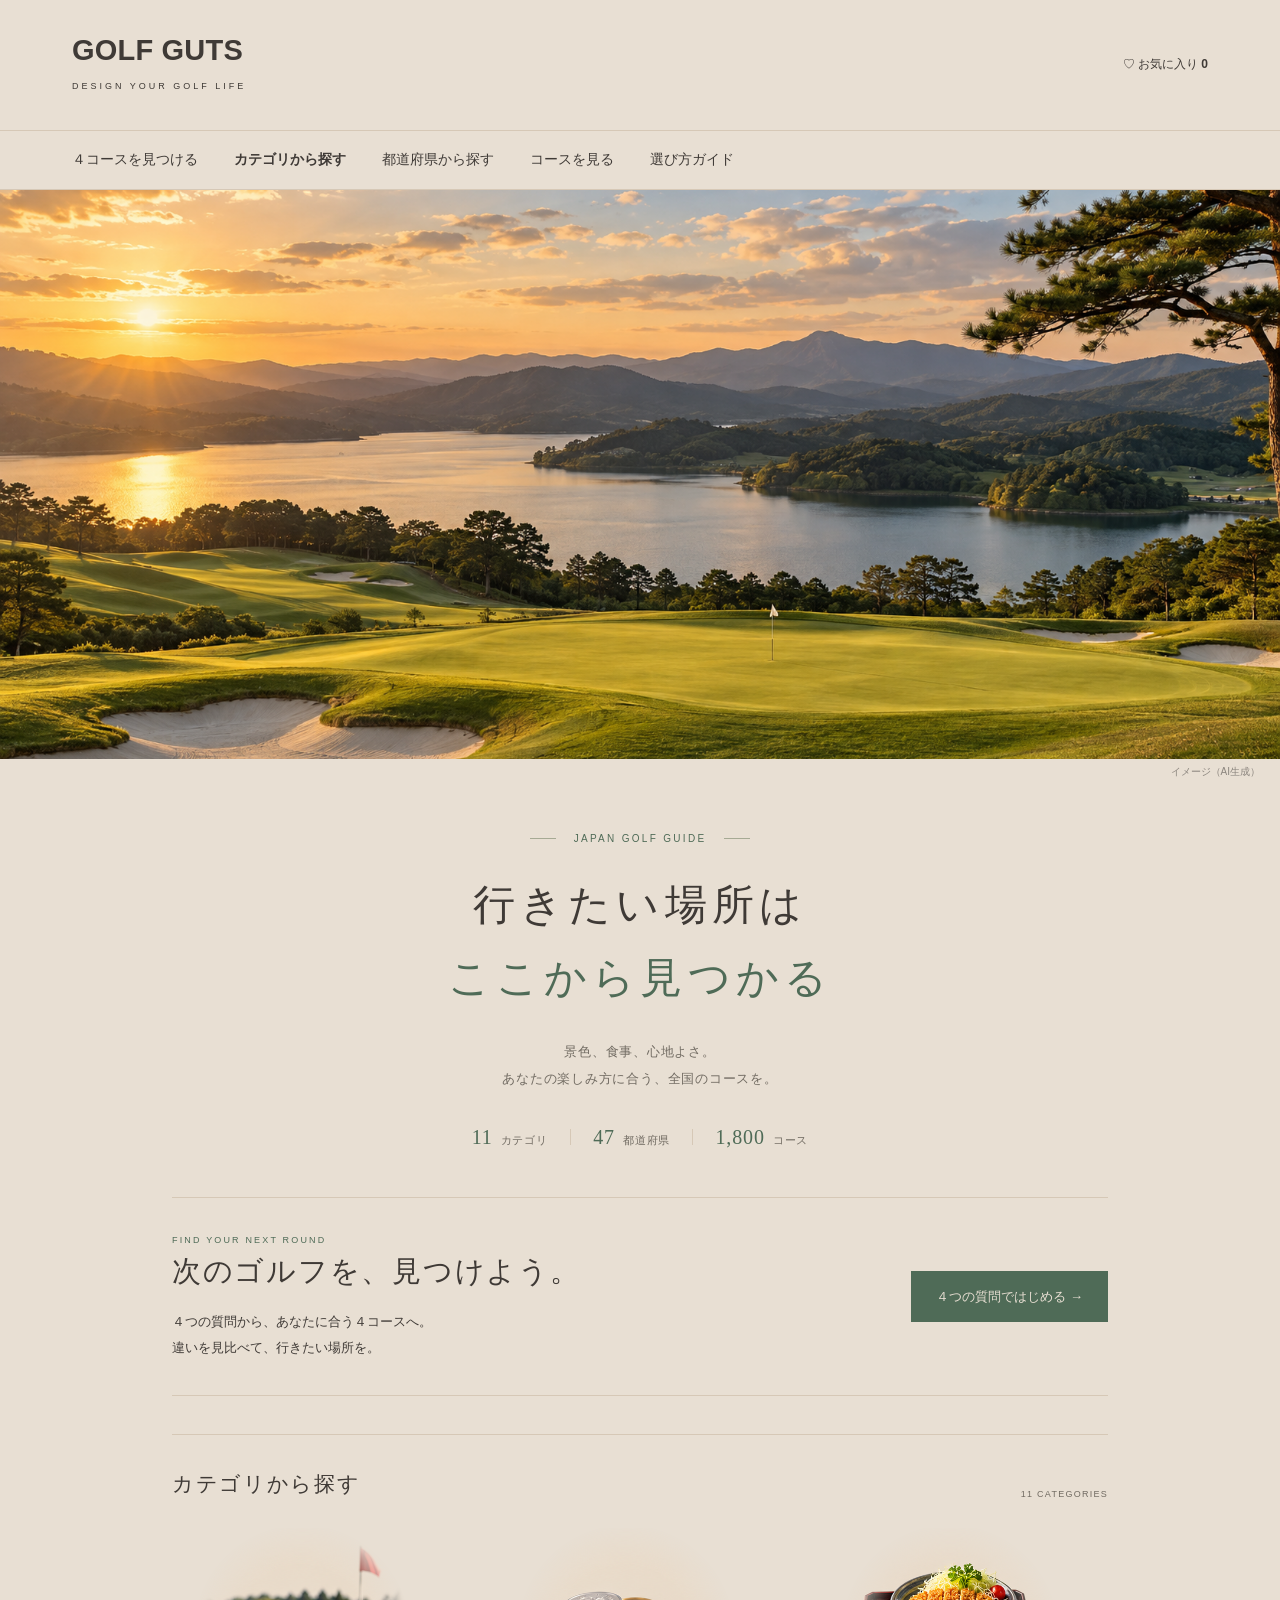
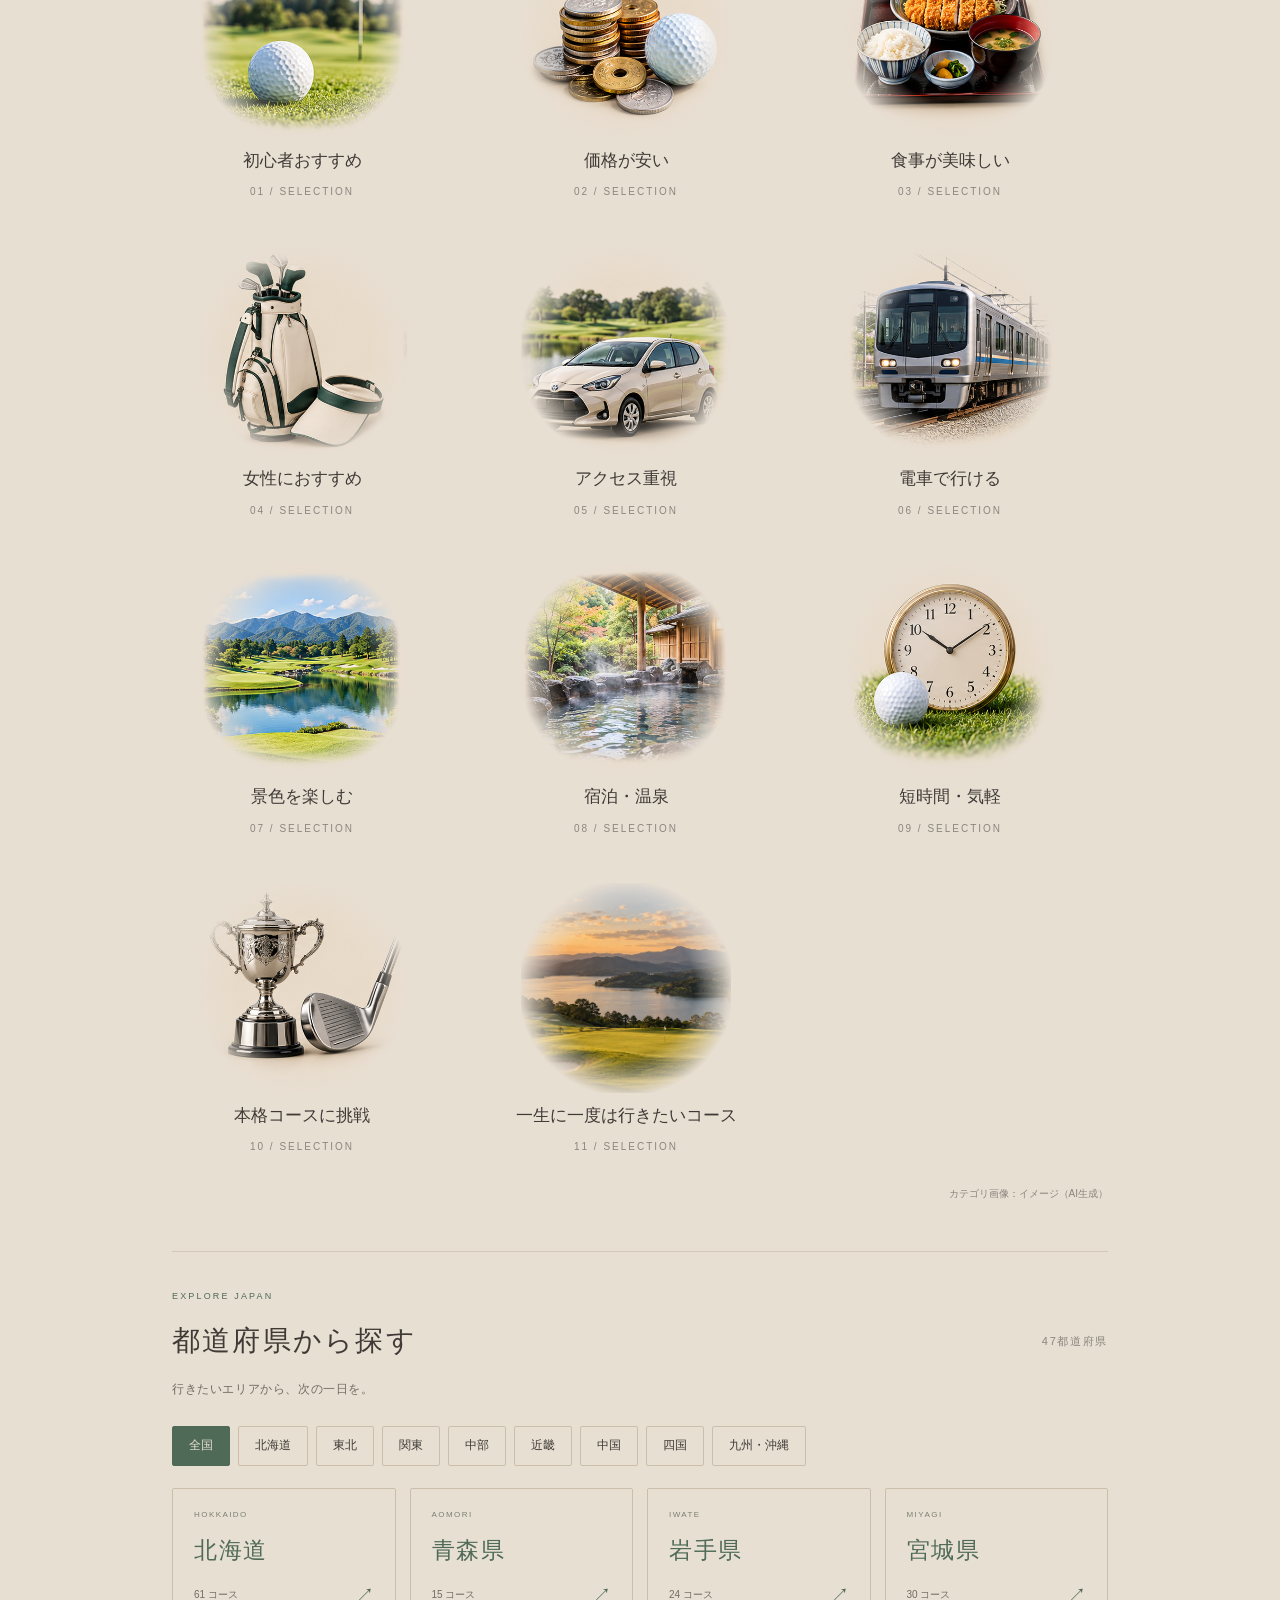
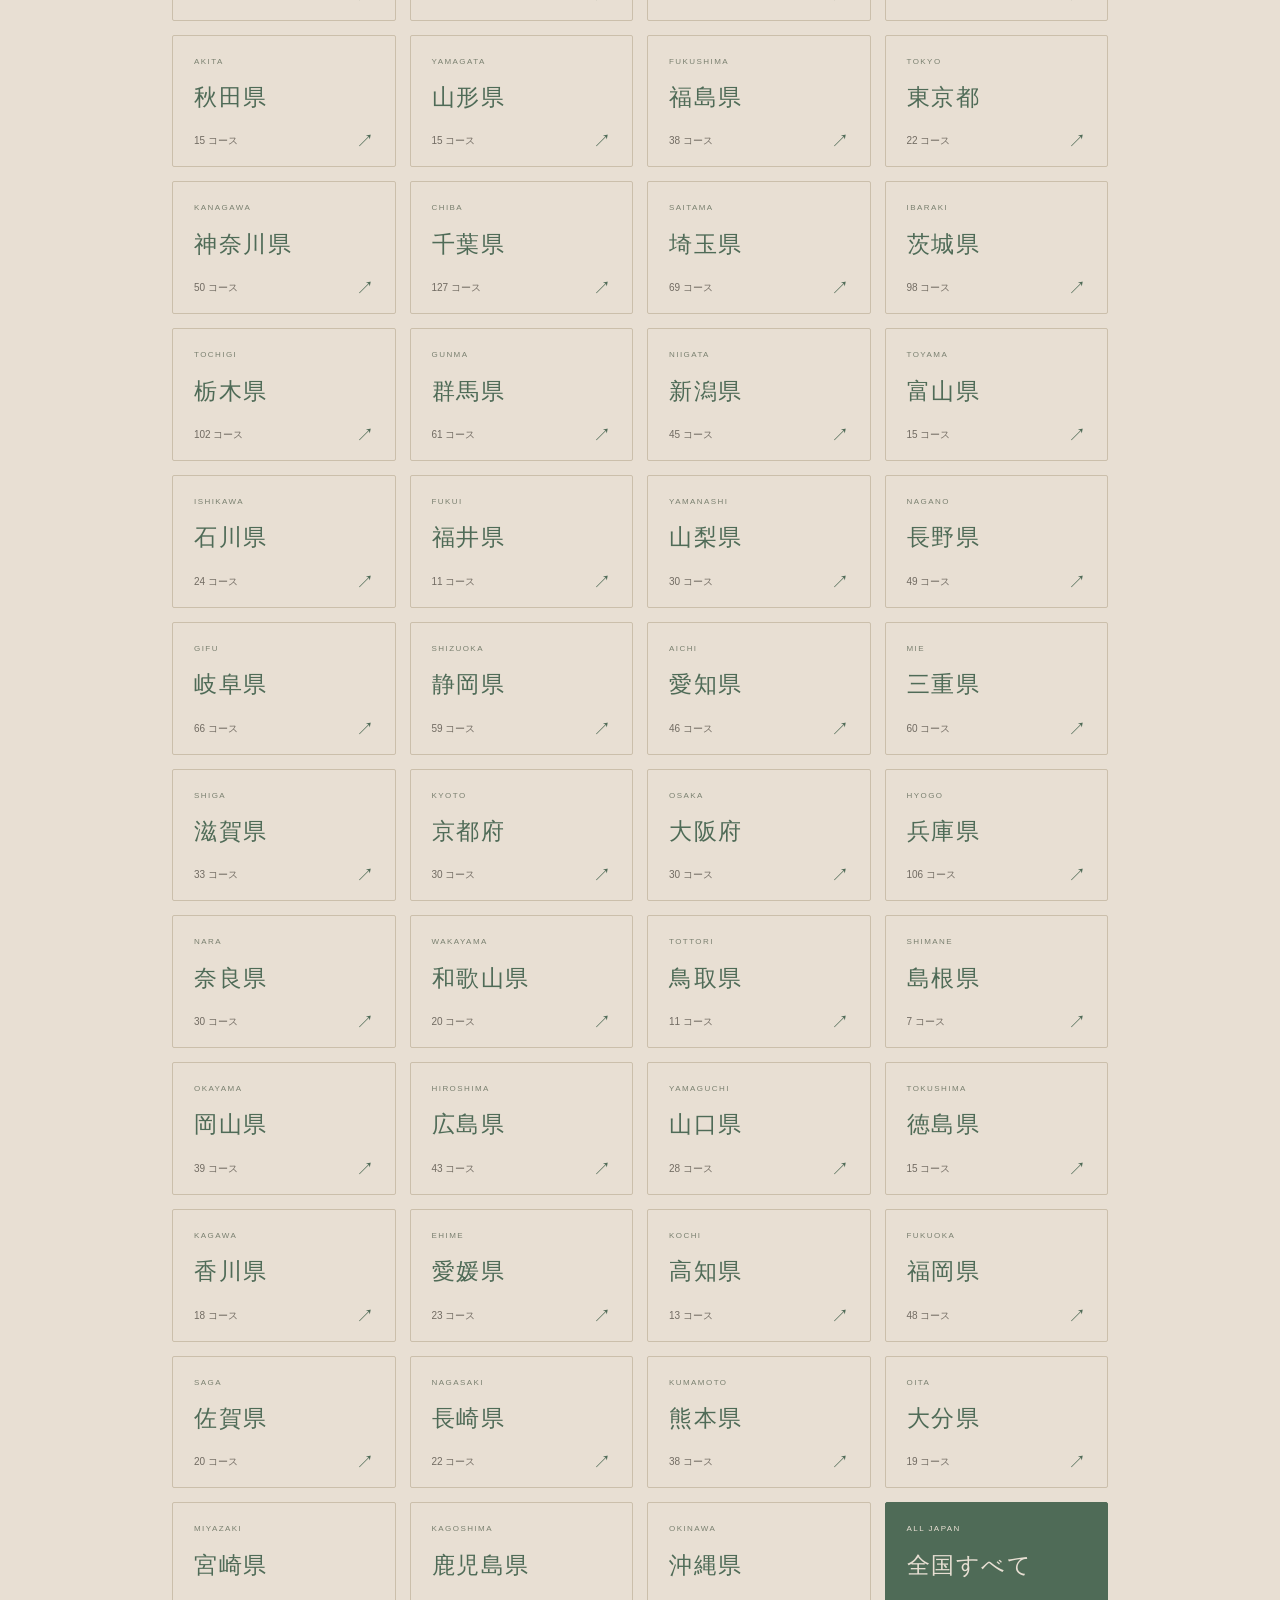
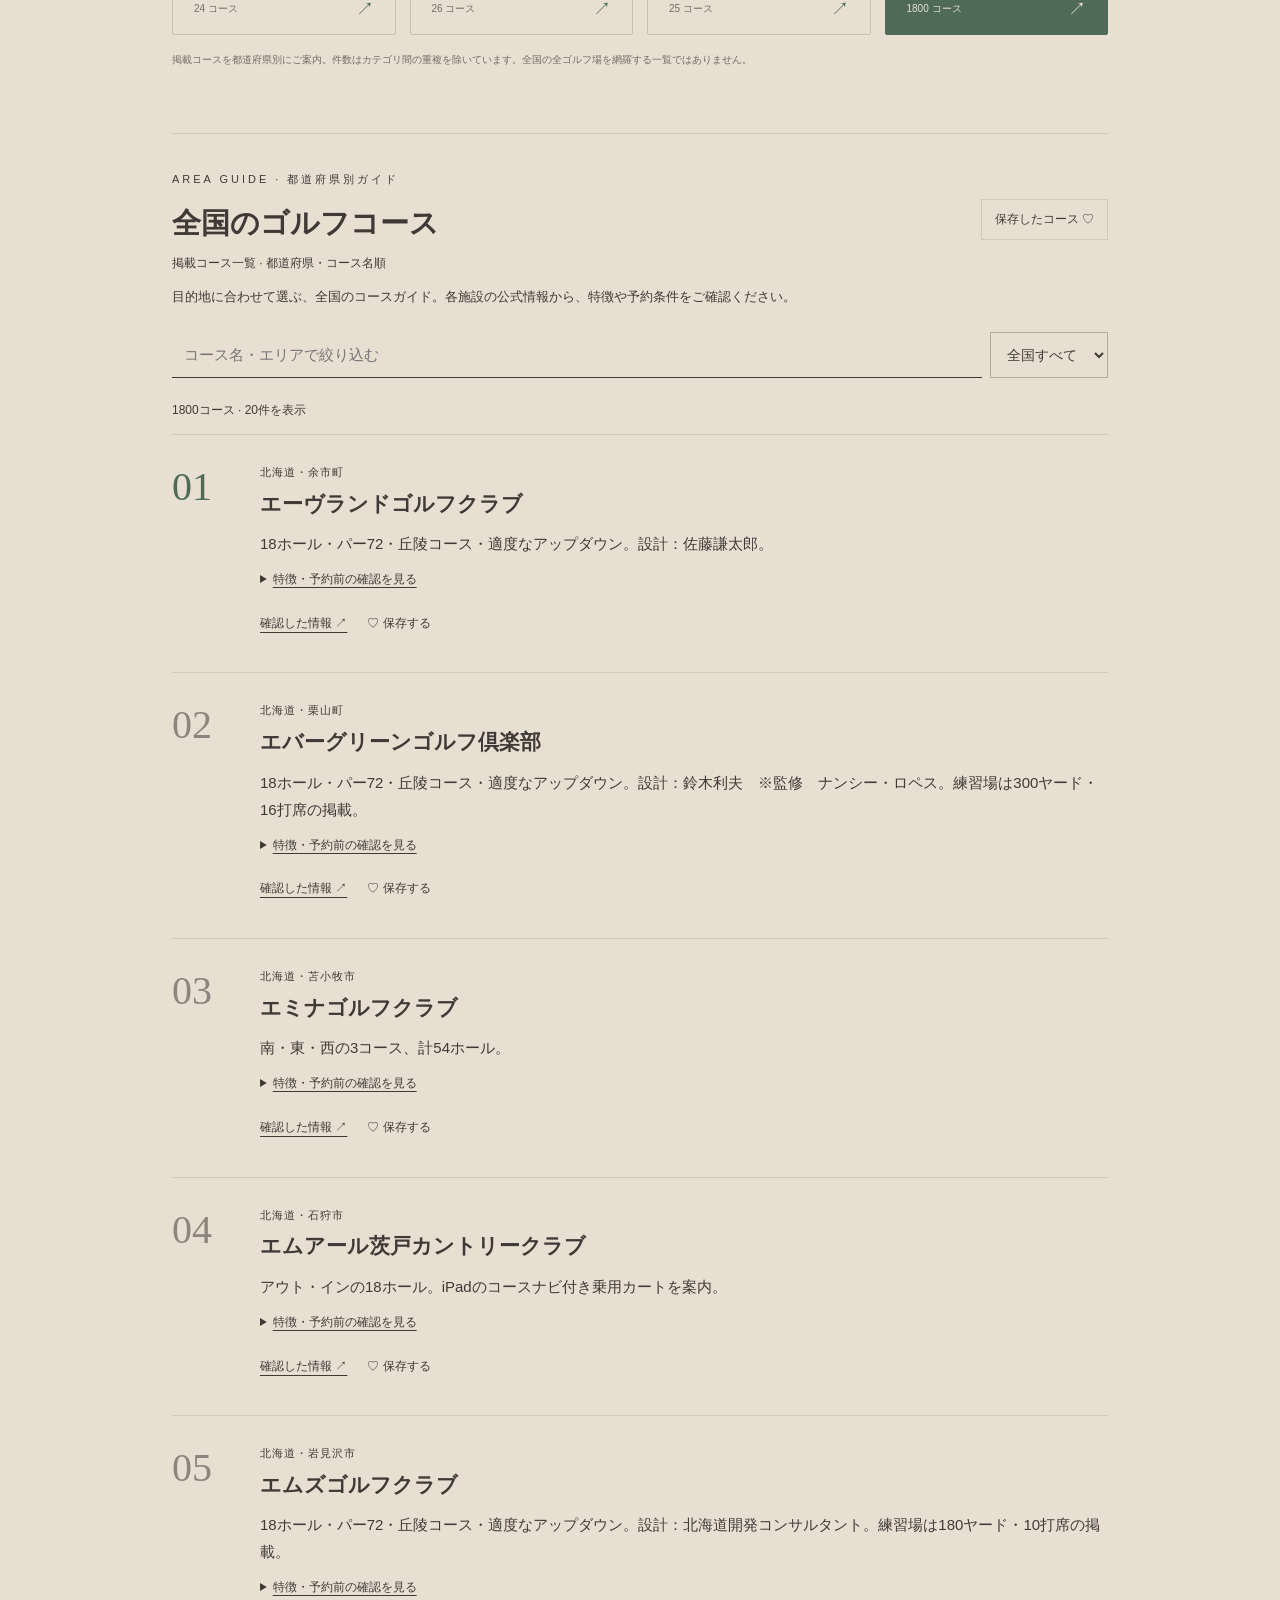
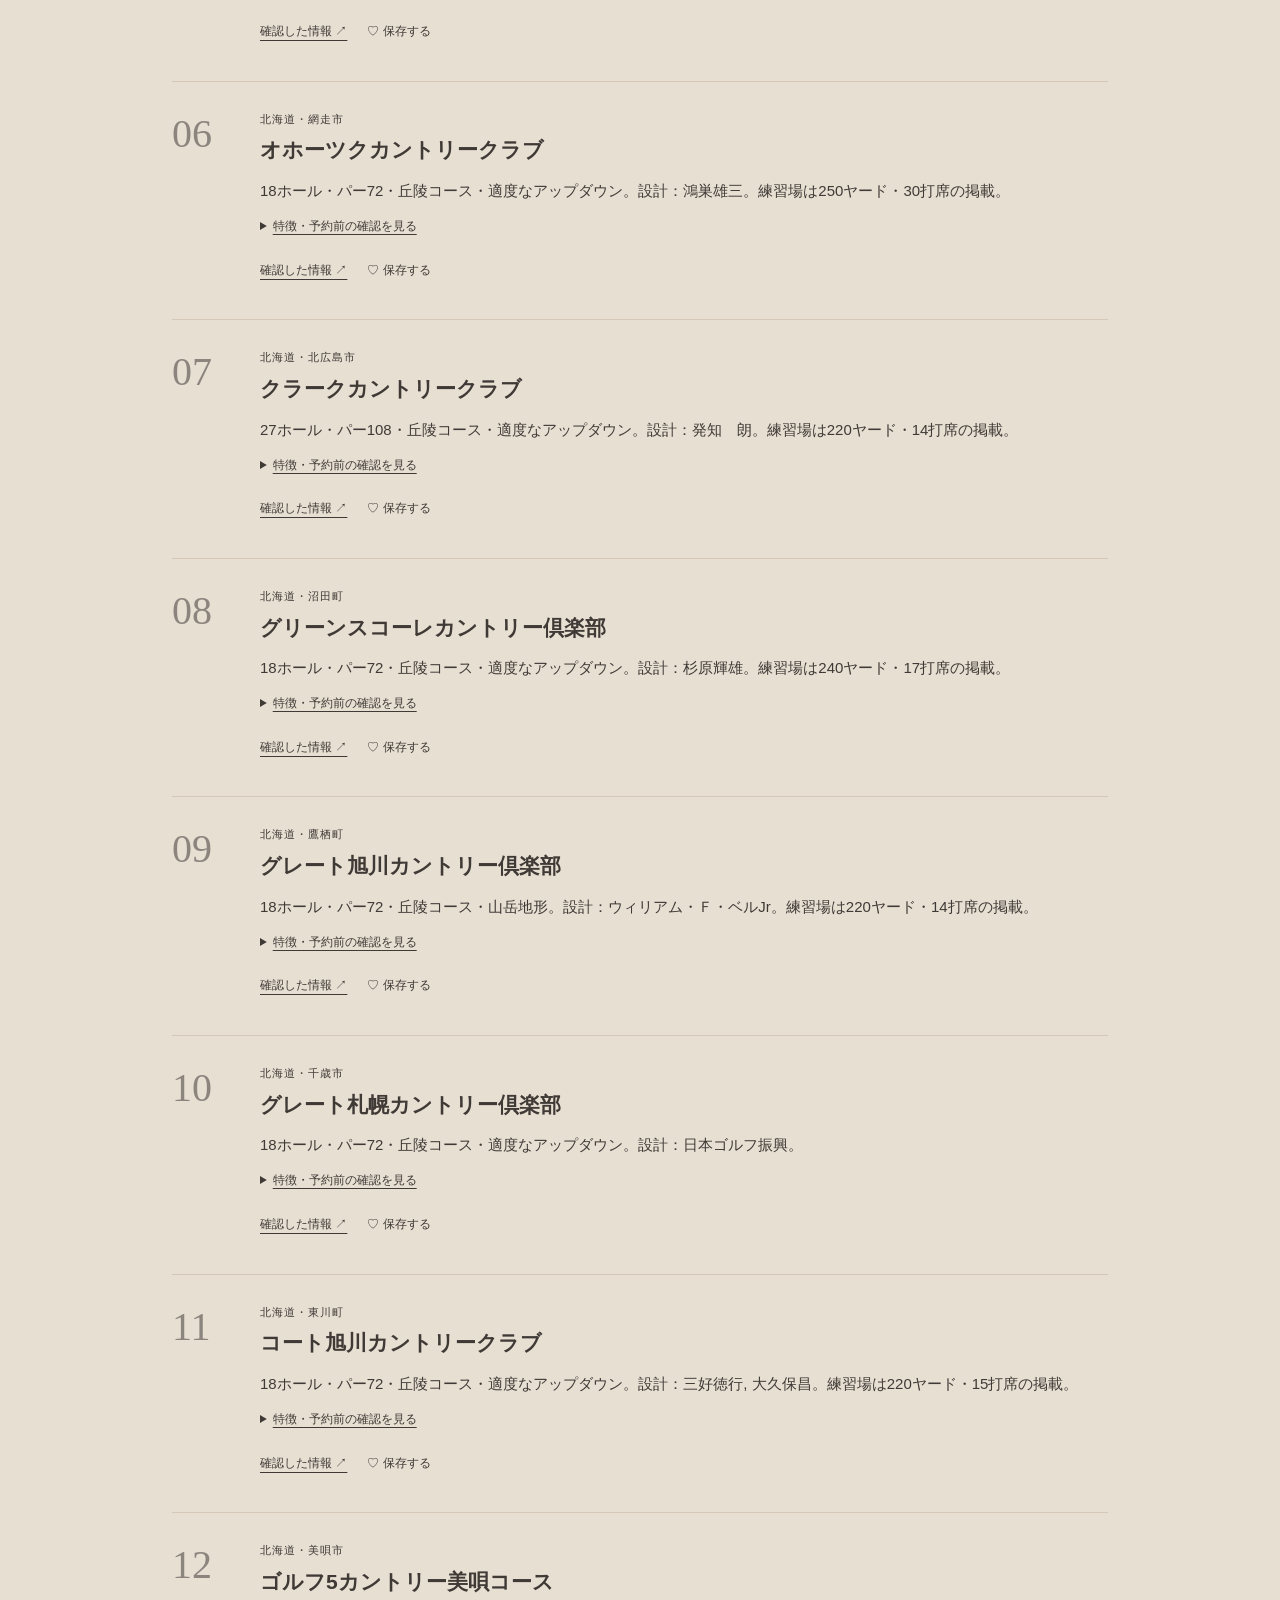
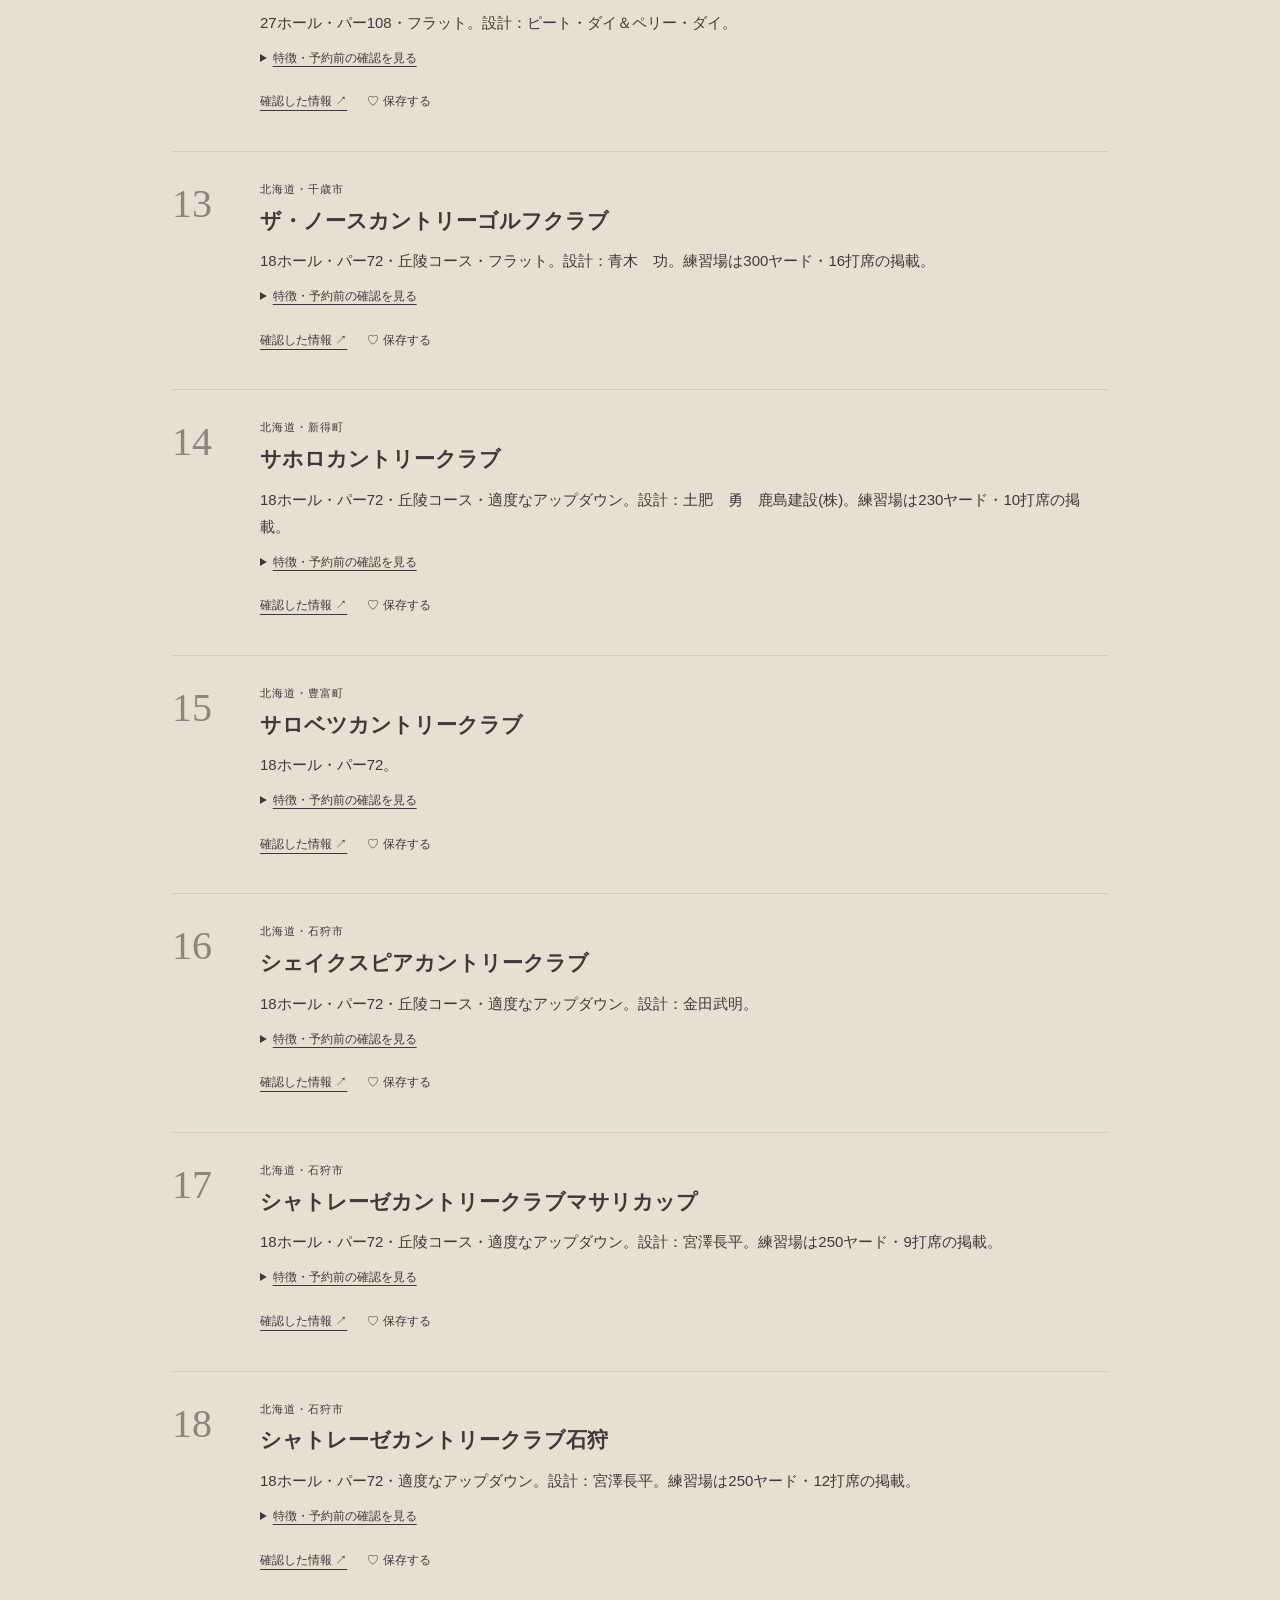
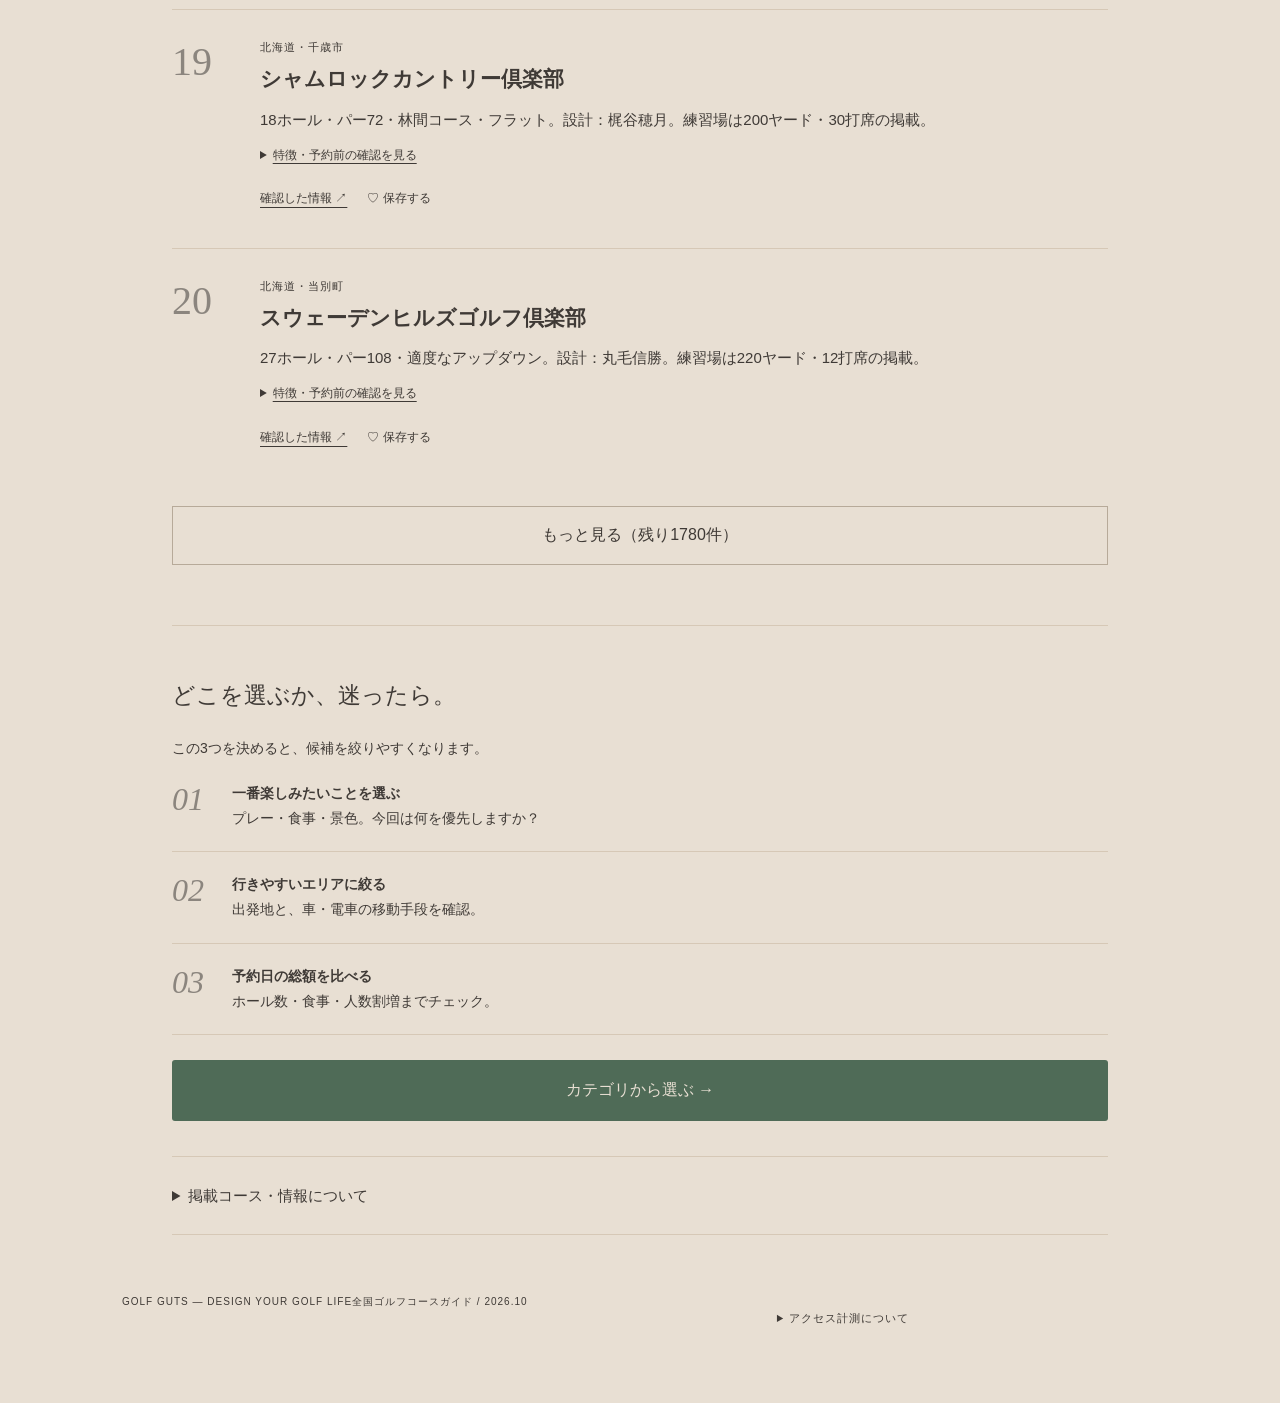
<file: index.html>
<!doctype html><html lang="ja"><head><meta charset="UTF-8"><meta name="viewport" content="width=device-width,initial-scale=1"><title>全国のゴルフコースガイド | GOLF GUTS</title><meta name="description" content="初心者、価格、食事、アクセス。11の目的から選ぶ全国のゴルフコース。GOLF GUTS ベージュスタイルのコースガイド。"><style>
:root{--bg:#E8DFD3;--sand:#D6C8B6;--ink:#3F3A36;--muted:#8B857E;--green:#4F6B57}*{box-sizing:border-box}body{margin:0;background:var(--bg);color:var(--ink);font-family:-apple-system,BlinkMacSystemFont,'Noto Sans JP',sans-serif;line-height:1.8}button,input,select{font:inherit;color:inherit}a{color:inherit}button,a,input,select{touch-action:manipulation}button{cursor:pointer}header{max-width:1240px;margin:auto;padding:24px 32px;display:flex;align-items:center;justify-content:space-between;border-bottom:1px solid var(--sand)}.logo{font-size:24px;letter-spacing:3px;font-weight:650;text-decoration:none}.edition{font-size:11px;letter-spacing:2px}.hero{max-width:1240px;margin:40px auto 0;display:grid;grid-template-columns:42% 58%;align-items:center;padding:0 32px}.eyebrow{font-size:11px;letter-spacing:3px}.hero h1{font-family:'Yu Mincho','Hiragino Mincho ProN',serif;font-size:clamp(30px,3.4vw,46px);line-height:1.6;letter-spacing:.07em;font-weight:500;margin:18px 0}.hero p{font-size:14px}.hero figure{margin:0}.hero img{width:100%;height:350px;object-fit:cover;mask-image:linear-gradient(to right,transparent,black 15%,black 95%,transparent)}figcaption{font-size:10px;text-align:right;color:var(--muted)}.intro-stats{display:flex;gap:28px;margin-top:30px;font-size:11px}.intro-stats b{font:30px Georgia,serif;display:block}.wrap{max-width:1100px;margin:auto;padding:0 32px}.section-title{display:flex;align-items:end;justify-content:space-between;margin:56px 0 24px}.section-title h2{font-size:23px;letter-spacing:.08em;margin:0;font-weight:500}.small{font-size:12px}.category-grid{display:grid;grid-template-columns:repeat(5,1fr);gap:0;border-top:1px solid var(--sand);border-left:1px solid var(--sand)}.cat{border:0;border-bottom:1px solid var(--sand);border-right:1px solid var(--sand);padding:20px 8px 16px;background:transparent;text-align:center;position:relative;min-height:125px}.cat svg{display:block;width:38px;height:38px;margin:0 auto 10px;stroke:currentColor;fill:none;stroke-width:1.2}.cat span{display:block;font-size:13px}.cat small{font-size:9px;letter-spacing:2px;color:var(--muted)}.cat[aria-pressed=true]{color:var(--green);background:rgba(79,107,87,.065);box-shadow:inset 0 -3px var(--green)}.cat:hover{background:rgba(214,200,182,.45)}.rank-header{margin-top:52px;border-top:1px solid var(--sand);padding-top:30px;display:flex;gap:24px;justify-content:space-between;align-items:center}.rank-header h2{font-family:'Yu Mincho',serif;font-size:29px;font-weight:500;margin:4px 0}.rank-header p{margin:0;font-size:12px}.controls{display:flex;gap:8px;flex-wrap:wrap;margin:22px 0}input,select{background:transparent;border:1px solid #b7aa99;padding:9px 12px;border-radius:0;font-size:13px}input{flex:1;min-width:170px}select{max-width:140px}.criteria{font-size:12px;max-width:780px;margin:10px 0 24px}.entry{display:grid;grid-template-columns:68px 1fr;gap:20px;padding:28px 0;border-top:1px solid var(--sand)}.rank{font:40px Georgia,serif;color:var(--muted)}.entry:first-child .rank{color:var(--green)}.place{font-size:11px;letter-spacing:1px}.entry h3{font-size:21px;font-weight:500;margin:4px 0 10px;line-height:1.6}.reason{font-size:15px;margin:0 0 8px}.feature{font-size:13px;margin:0}.note{font-size:12px;margin:12px 0}.links{display:flex;gap:20px;font-size:12px;align-items:center}.links a{text-underline-offset:5px}.save{border:0;background:transparent;padding:10px 0;font-size:12px}.save[aria-pressed=true]{color:var(--green)}.badge{font-size:10px;border:1px solid var(--sand);padding:3px 8px;margin-left:8px;white-space:nowrap}.notice{margin:50px 0 28px;padding:25px 0;border-top:1px solid var(--sand);border-bottom:1px solid var(--sand);font-size:12px}.notice summary{font-size:15px;cursor:pointer}.notice p{max-width:850px}footer{max-width:1100px;margin:30px auto;padding:28px 32px;display:flex;justify-content:space-between;font-size:10px;letter-spacing:1px}.empty{padding:40px 0;font-size:14px}.saved-toggle{border:1px solid var(--sand);background:transparent;font-size:12px;padding:9px 13px;white-space:nowrap}.saved-toggle[aria-pressed=true]{background:var(--green);color:var(--bg)}:focus-visible{outline:2px solid var(--green);outline-offset:4px}@media(max-width:700px){header{padding:17px 20px}.logo{font-size:18px}.edition{font-size:8px}.hero{display:flex;flex-direction:column;padding:0 20px;margin-top:24px;align-items:stretch}.hero h1{font-size:35px;margin:12px 0}.hero p{font-size:12px}.hero figure{order:-1;margin-bottom:18px}.hero img{height:200px;mask-image:linear-gradient(to bottom,black 80%,transparent)}figcaption{margin-top:-15px}.intro-stats{display:none}.wrap{padding:0 20px}.section-title{margin-top:32px}.section-title h2{font-size:20px}.category-grid{grid-template-columns:repeat(3,1fr)}.cat{padding:15px 3px;min-height:112px}.cat span{font-size:12px}.cat svg{width:32px;height:32px}.rank-header{gap:12px;align-items:start;margin-top:34px}.rank-header h2{font-size:25px}.entry{grid-template-columns:37px 1fr;gap:12px;padding:23px 0}.rank{font-size:31px}.entry h3{font-size:18px}.reason{font-size:14px}.links{gap:16px}.badge{display:inline-block;margin:5px 0 0}.small{font-size:10px}footer{padding:20px;display:block}.criteria{font-size:12px}.saved-toggle{font-size:10px;padding:8px}}@media(prefers-reduced-motion:no-preference){button{transition:background .18s}}

html{scroll-behavior:smooth;scroll-padding-top:90px}header{max-width:1200px;padding:32px;align-items:center;border:0}.brand{text-decoration:none}.brand strong{display:block;font-size:29px;line-height:1.3;letter-spacing:.2px}.brand span{font-size:9px;letter-spacing:3px}.header-save{font-size:12px;text-decoration:none}.topnav{display:flex;gap:36px;padding:16px max(24px,calc((100vw - 1136px)/2));border-top:1px solid var(--sand);border-bottom:1px solid var(--sand);white-space:nowrap;overflow:auto;background:var(--bg);position:sticky;top:0;z-index:5}.topnav a{font-size:14px;text-decoration:none}.topnav .current{font-weight:600}.hero{display:block;max-width:1440px;padding:0;margin:0 auto}.hero figure{margin:0}.hero img{height:auto;aspect-ratio:2.25;object-fit:cover;mask-image:none;display:block}.hero figcaption{font-size:10px;margin:4px 20px 0;color:var(--muted)}.page-intro{padding-top:24px}.page-intro p{font-size:13px;margin:8px 0}.page-intro h1{font-size:30px;font-weight:500;letter-spacing:.05em;margin:12px 0}.mobile-break{display:none}.category-grid{grid-template-columns:repeat(3,1fr);gap:26px 36px;border:0}.cat{border:0;padding:0 0 15px;min-height:0;box-shadow:none!important;background:transparent!important}.cat .category-photo{display:block;width:100%;aspect-ratio:1;background-image:url('assets/category-atlas.png');background-size:500% 200%;mask-image:radial-gradient(ellipse 68% 68%,black 48%,transparent 76%);margin:0 auto 8px}.cat span{font-size:17px;font-weight:500}.cat small{font-size:10px}.cat[aria-pressed=true] span:not(.category-photo){text-decoration:underline;text-decoration-color:var(--green);text-underline-offset:9px}.cat:hover .category-photo{opacity:.85}.image-note{text-align:right;font-size:10px;color:var(--muted);margin-top:10px}.section-title{margin-top:32px}.section-title h2{font-size:25px;font-weight:600}.rank-header h2{font-family:inherit;font-weight:600}.criteria{font-size:13px}.entry h3{font-weight:600}.course-details{font-size:12px;margin:12px 0}.course-details summary{cursor:pointer;text-decoration:underline;text-underline-offset:4px}.course-details p{margin:12px 0}.guide{margin:60px 0 20px;border-top:1px solid var(--sand);padding-top:30px}.guide h2{font-size:23px;font-weight:500}.guide>p{font-size:14px}.guide>div{display:flex;gap:28px;border-bottom:1px solid var(--sand);padding:20px 0}.guide b{font:italic 32px Georgia;color:var(--muted)}.guide p{margin:0;font-size:14px}.guide strong{font-weight:600}.guide-cta{display:block;text-align:center;background:var(--green);color:var(--bg);padding:16px;text-decoration:none;margin-top:25px;border-radius:3px}.controls input{border:0;border-bottom:1px solid var(--ink);font-size:15px}.controls select{font-size:14px}.wrap{max-width:1000px}.notice{margin-top:35px}@media(min-width:701px){.category-photo{max-width:210px}.cat{max-width:260px}.category-grid{justify-items:stretch}.page-intro br{display:none}}@media(max-width:700px){header{padding:22px 20px}.brand strong{font-size:25px}.brand span{font-size:7px;letter-spacing:2.5px}.header-save{font-size:10px}.topnav{gap:27px;padding:14px 20px}.topnav a{font-size:12px}.hero{padding:0;margin:0}.hero figure{margin:0}.hero img{height:auto;aspect-ratio:1.8;mask-image:none}.hero figcaption{margin:3px 16px 0}.page-intro{padding-top:20px}.page-intro h1{font-size:25px;line-height:1.6}.page-intro p{font-size:12px}.mobile-break{display:block}.section-title{margin:28px 0 23px}.section-title h2{font-size:20px}.category-grid{gap:22px 8px}.cat .category-photo{margin-bottom:10px}.cat span{font-size:12px}.cat small{font-size:8px}.rank-header h2{font-size:23px}.criteria{font-size:12px}.entry{padding:24px 0}.entry h3{font-size:18px}.guide h2{font-size:20px}.guide p{font-size:13px}.guide>div{gap:20px}.image-note{font-size:9px}}

/* A quiet editorial introduction linking the landscape to the course guide. */
.page-intro{padding-top:50px;padding-bottom:42px;text-align:center}
.page-intro .intro-label{display:flex;justify-content:center;align-items:center;gap:18px;margin:0 0 23px;color:var(--green);font-size:10px;letter-spacing:.23em;line-height:1.5}
.intro-label span{width:26px;height:1px;background:#a6aa94}
.page-intro h1{font-family:'Yu Mincho','Hiragino Mincho ProN','Hiragino Mincho Pro','Noto Serif CJK JP',serif;font-weight:400;font-size:42px;letter-spacing:.12em;line-height:1.75;margin:0}
.page-intro h1 span{display:block}
.page-intro h1 span+span{color:var(--green)}
.page-intro .intro-description{font-size:13px;line-height:2.1;letter-spacing:.06em;color:#716b62;margin:22px 0 0}
.page-intro .intro-description br{display:block}
.intro-selection{display:flex;justify-content:center;align-items:center;gap:22px;margin:27px auto 0;color:#716b62;font-size:11px;letter-spacing:.08em}
.intro-selection b{font-family:Georgia,serif;font-size:20px;font-weight:400;color:var(--green);margin-right:4px}
.intro-selection i{height:16px;width:1px;background:var(--sand)}
.page-intro+main>.section-title{border-top:1px solid var(--sand);padding-top:30px;margin-top:0;margin-bottom:25px}
.page-intro+main>.section-title h2{font-size:21px;font-weight:500;letter-spacing:.08em}
.page-intro+main>.section-title .small{font-size:9px;letter-spacing:.14em;color:#716b62}
@media(max-width:700px){.page-intro{padding:36px 22px 32px}.page-intro .intro-label{font-size:9px;gap:14px;margin-bottom:19px}.intro-label span{width:20px}.page-intro h1{font-size:clamp(25px,7vw,32px);line-height:1.8;letter-spacing:.09em}.page-intro .intro-description{font-size:11px;margin-top:17px;line-height:2.1}.intro-selection{margin-top:21px;gap:18px;font-size:10px}.intro-selection b{font-size:19px}.page-intro+main>.section-title{padding-top:23px;margin-bottom:22px}.page-intro+main>.section-title h2{font-size:18px}}

/* Prefecture directory, matched to the restored design. */
.area-section{margin:48px 0 16px;padding:36px 0 12px;border-top:1px solid var(--sand);scroll-margin-top:10px}.area-eyebrow{font-size:9px;letter-spacing:.24em;color:var(--green);margin:0 0 12px}.area-heading>div{display:flex;align-items:center;justify-content:space-between;gap:16px}.area-heading h2{font-family:'Yu Mincho','Hiragino Mincho ProN',serif;font-size:28px;font-weight:400;letter-spacing:.08em;margin:0}.area-heading>div>span{font-size:11px;letter-spacing:.15em;color:var(--muted)}.area-lead{font-size:12px;letter-spacing:.05em;margin:12px 0 26px;color:#716b62}.prefecture-grid{display:grid;grid-template-columns:repeat(4,1fr);gap:14px}.prefecture{display:flex;flex-direction:column;align-items:stretch;text-align:left;border:1px solid #cbbfab;background:transparent;padding:19px 21px 16px;min-width:0;border-radius:2px;transition:background .2s,border-color .2s}.pref-en{font-size:8px;letter-spacing:.18em;color:#7a8070}.pref-name{font-family:'Yu Mincho','Hiragino Mincho ProN',serif;font-size:23px;font-weight:400;letter-spacing:.07em;margin:8px 0 14px;color:var(--green)}.pref-bottom{display:flex;align-items:center;justify-content:space-between;gap:8px;font-size:10px;color:#716b62}.pref-bottom>span+span{font-size:18px;line-height:1;color:var(--green)}.prefecture:hover{background:rgba(79,107,87,.06);border-color:var(--green)}.prefecture[aria-pressed=true]{background:var(--green);border-color:var(--green)}.prefecture[aria-pressed=true] span{color:var(--bg)}.all-prefectures{background:rgba(214,200,182,.27)}.area-footnote{font-size:10px;line-height:1.9;color:#716b62;margin:15px 0 0}
@media(max-width:700px){.area-section{margin-top:34px;padding-top:26px}.area-heading h2{font-size:23px}.area-heading>div>span{font-size:10px}.area-eyebrow{font-size:8px;margin-bottom:10px}.area-lead{font-size:11px;margin:10px 0 20px}.prefecture-grid{grid-template-columns:repeat(3,1fr);gap:10px}.prefecture{padding:13px 11px 11px}.pref-en{font-size:7px;letter-spacing:.09em}.pref-name{font-size:19px;margin:7px 0 12px;letter-spacing:.03em}.pref-bottom{font-size:9px}.pref-bottom>span+span{font-size:16px}.all-prefectures{grid-column:span 2}.area-footnote{font-size:9px}.topnav{gap:24px}}
.topnav{scrollbar-width:none}.topnav::-webkit-scrollbar{display:none}

.region-tabs{display:flex;flex-wrap:wrap;gap:8px;margin:0 0 22px}.region-tabs button{border:1px solid #cbbfab;border-radius:2px;background:transparent;padding:8px 16px;font-size:12px}.region-tabs button[aria-pressed=true]{background:var(--green);border-color:var(--green);color:var(--bg)}.region-tabs small{margin-left:6px;opacity:.7}.load-more{display:block;width:100%;padding:14px;margin:20px 0 0;border:1px solid #b7aa99;background:transparent}.load-more[hidden]{display:none}.region-caption{font-size:12px;color:var(--muted)}@media(max-width:700px){.region-tabs{gap:7px}.region-tabs button{padding:7px 11px;font-size:11px}.all-prefectures{grid-column:auto}.all-prefectures .pref-name{font-size:17px}}
.access-note{border-left:2px solid var(--green);background:rgba(79,107,87,.05);padding:12px 16px;margin:14px 0;font-size:12px}.access-note strong{font-weight:600;color:var(--green)}.access-note p{margin:6px 0}.access-note a{text-underline-offset:3px}.intro-selection{flex-wrap:wrap}.course-facts{display:grid;grid-template-columns:1fr 1fr;gap:16px;margin:20px 0}.course-fact{padding:14px;border:1px solid var(--sand);min-width:0}.course-fact h4{margin:0 0 8px;font-size:13px}.course-fact p{font-size:12px;line-height:1.9;margin:5px 0}.fact-date{color:#716b62;font-size:10px!important}.course-fact a{font-size:11px;text-underline-offset:3px}.course-facts .unknown{color:#716b62}@media(max-width:700px){.course-facts{grid-template-columns:1fr}.intro-selection{gap:10px}.intro-selection i{height:16px}}</style><link rel="stylesheet" href="finder.css?v1800"><link rel="canonical" href="https://shinjigolfguts-cmd.github.io/golf-guts-japan/"><meta property="og:title" content="全国のゴルフコースガイド | GOLF GUTS"><meta property="og:description" content="初心者、価格、食事、アクセス。11の目的から選ぶ全国のゴルフコース。GOLF GUTS ベージュスタイルのコースガイド。"><meta property="og:type" content="website"><meta property="og:url" content="https://shinjigolfguts-cmd.github.io/golf-guts-japan/"><script type="application/ld+json">{"@context":"https://schema.org","@type":"WebSite","name":"全国のゴルフコースガイド | GOLF GUTS","description":"初心者、価格、食事、アクセス。11の目的から選ぶ全国のゴルフコース。GOLF GUTS ベージュスタイルのコースガイド。","url":"https://shinjigolfguts-cmd.github.io/golf-guts-japan/","inLanguage":"ja"}</script></head><body>
<header><a class="brand" href="#"><strong>GOLF GUTS</strong><span>DESIGN YOUR GOLF LIFE</span></a><a class="header-save" href="#ranking" id="headerSaved">♡ お気に入り <b id="savedCount">0</b></a></header>
<nav class="topnav" aria-label="ページ内メニュー"><a href="find.html">４コースを見つける</a><a href="#categories" class="current">カテゴリから探す</a><a href="#areas">都道府県から探す</a><a href="#ranking">コースを見る</a><a href="#guide">選び方ガイド</a></nav>
<section class="hero"><figure><img src="assets/golf-lake-sunset.png" alt="湖を望む緑豊かなゴルフコースと、穏やかな夕景" fetchpriority="high"><figcaption>イメージ（AI生成）</figcaption></figure></section>
<section class="page-intro wrap" aria-labelledby="intro-heading">
<p class="intro-label"><span></span>JAPAN GOLF GUIDE<span></span></p>
<h1 id="intro-heading"><span>行きたい場所は</span><span>ここから見つかる</span></h1>
<p class="intro-description">景色、食事、心地よさ。<br>あなたの楽しみ方に合う、全国のコースを。</p>
<div class="intro-selection"><span><b>11</b> カテゴリ</span><i aria-hidden="true"></i><span><b>47</b> 都道府県</span><i aria-hidden="true"></i><span><b id="totalCourses">1,800</b> コース</span></div>
</section>
<main class="wrap"><section id="course-finder" class="finder" aria-label="４つの質問でコース選び"><div class="finder-welcome"><div><p class="finder-label">FIND YOUR NEXT ROUND</p><h2>次のゴルフを、見つけよう。</h2><p class="finder-lead">４つの質問から、あなたに合う４コースへ。<br>違いを見比べて、行きたい場所を。</p></div><a href="find.html" class="finder-primary" style="display:inline-block;text-align:center;text-decoration:none">４つの質問ではじめる →</a></div><div class="finder-quiz" hidden></div><div class="finder-results" hidden></div></section><div class="section-title"><h2>カテゴリから探す</h2><span class="small">11 CATEGORIES</span></div><nav class="category-grid" id="categories" aria-label="コースの目的"></nav><p class="image-note">カテゴリ画像：イメージ（AI生成）</p>
<section id="areas" class="area-section" aria-labelledby="area-heading"><div class="area-heading"><p class="area-eyebrow">EXPLORE JAPAN</p><div><h2 id="area-heading">都道府県から探す</h2><span>47都道府県</span></div><p class="area-lead">行きたいエリアから、次の一日を。</p></div><nav id="regionButtons" class="region-tabs" aria-label="地方を選ぶ"></nav><nav class="prefecture-grid" id="areaButtons" aria-label="都道府県別の掲載コース"></nav><p class="area-footnote">掲載コースを都道府県別にご案内。件数はカテゴリ間の重複を除いています。全国の全ゴルフ場を網羅する一覧ではありません。</p></section>
<section id="ranking"><div class="rank-header"><div><span class="eyebrow" id="subtitle"></span><h2 id="heading"></h2><p id="listOrder">編集おすすめ順 · TOP 20</p></div><button id="savedFilter" class="saved-toggle" aria-pressed="false">保存したコース ♡</button></div><p id="criteria" class="criteria"></p><div class="controls"><input id="search" type="search" aria-label="コース名・エリアで検索" placeholder="コース名・エリアで絞り込む"><select id="pref" aria-label="都道府県で絞り込む"></select></div><p id="resultCount" class="small" aria-live="polite"></p><div id="list" aria-live="polite"></div><button id="loadMore" class="load-more" hidden>もっと見る</button></section>
<section id="guide" class="guide"><h2>どこを選ぶか、迷ったら。</h2><p>この3つを決めると、候補を絞りやすくなります。</p><div><b>01</b><p><strong>一番楽しみたいことを選ぶ</strong><br>プレー・食事・景色。今回は何を優先しますか？</p></div><div><b>02</b><p><strong>行きやすいエリアに絞る</strong><br>出発地と、車・電車の移動手段を確認。</p></div><div><b>03</b><p><strong>予約日の総額を比べる</strong><br>ホール数・食事・人数割増までチェック。</p></div><a class="guide-cta" href="#categories">カテゴリから選ぶ →</a></section><details class="notice"><summary>掲載コース・情報について</summary><p>全国47都道府県から、テーマに合うコースを紹介する編集ガイドです。カテゴリは公式順位や口コミ点数のランキングではありません。詳細の未確認項目は「不明」と明記しています。関東版に掲載されたコースに、他の地方のコースを加えています。掲載数は地域により異なり、全国の全ゴルフ場を網羅したものではありません。</p><p>全国版の掲載情報は2026年10月25日に更新。関東版の詳細項目を引き継ぎ、各地方の公式・運営会社・ゴルフ連盟の情報を追加しています。各項目の確認日と根拠を表示しています。料金・営業状況・送迎・利用条件は変動するため、予約前に各施設の公式情報をご確認ください。性別だけで難易度は決まらず、食事や設備の好みには個人差があります。</p><p>料金は同一日・同条件の最安値比較ではありません。9H・ショートと18H、食事・人数割増・交通費などの条件を揃えて検討してください。冒頭とカテゴリ画像はAI生成イメージで、掲載施設の実景ではありません。お気に入りはこのブラウザに保存されます。</p></details>
</main><footer><span>GOLF GUTS — DESIGN YOUR GOLF LIFE</span><span>全国ゴルフコースガイド / 2026.10</span><details style="font-size:11px;line-height:1.8;max-width:680px;margin:16px auto;text-align:left"><summary style="cursor:pointer">アクセス計測について</summary><p>閲覧回数・流入元・端末の種類に加え、詳細表示・検索語・絞り込み・公式リンク・お気に入り・比較の操作と、閲覧時間の目安・スクロール位置を集計します。計測用Cookieや端末をまたいで追跡する利用者IDは使わず、IPアドレスは集計データに保存しません。検索欄に氏名や連絡先などの個人情報を入力しないでください。メールアドレス・電話番号等と判定した検索語は集計から除外します。ブラウザーの追跡拒否設定（DNT・GPC）が有効な場合は計測しません。</p></details></footer>
<script src="regions.js?v1800"></script><script src="data.js?v=7ecae00137646fc8b77cd1adf7d367d1014c3c98"></script><script src="access.js?v=f2bd3c2f2e21cd1f6b89438b57f3ea0198b545c2"></script><script src="details.js?v=97765e9dc0298faf7d3ec46dd782a0bf3e1f402f"></script><script src="app.js?v1800"></script><script defer src="guts-analytics.js?v=utm-20261030" data-site="japan"></script></body></html>
</file>
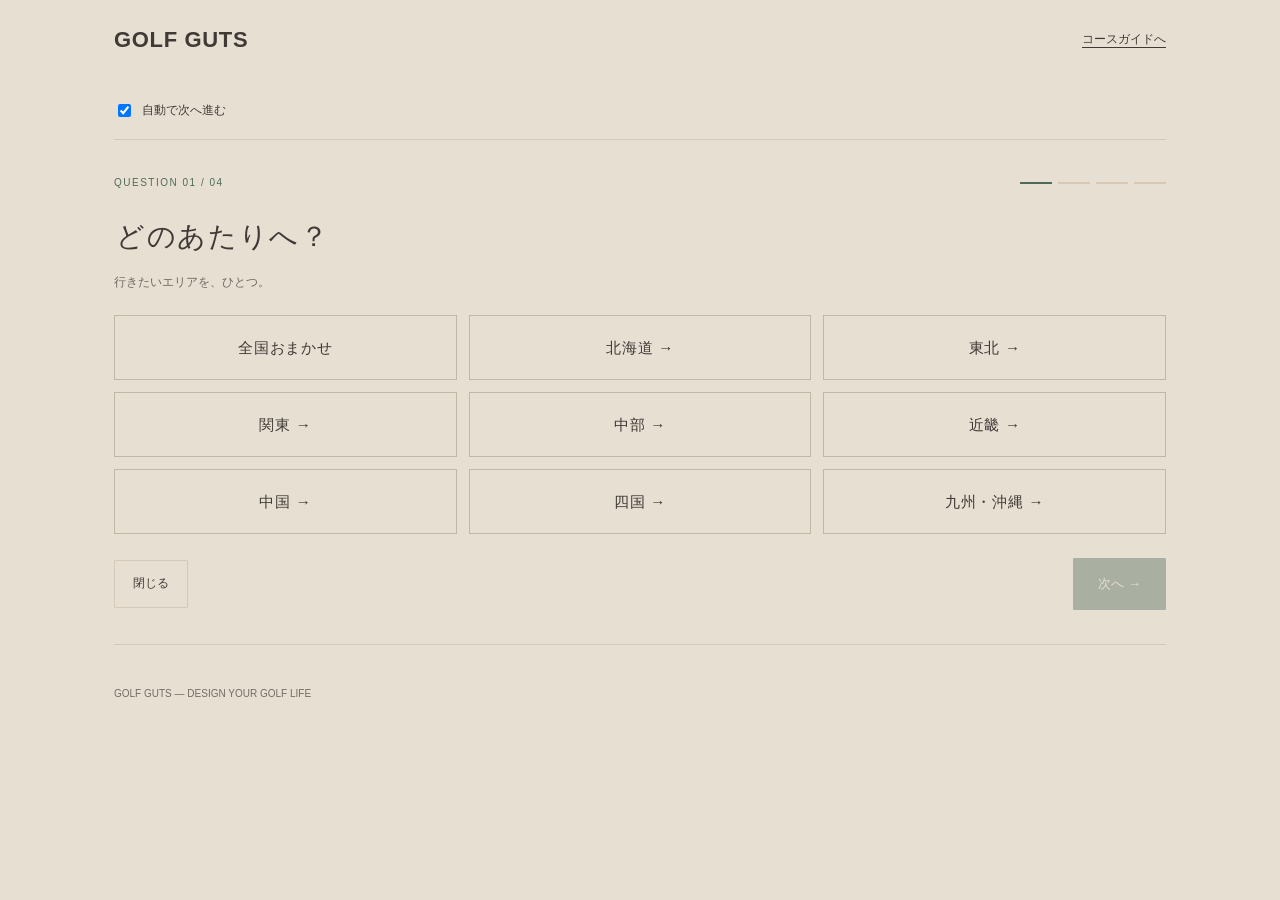
<file: find.html>
<!doctype html>
<html lang="ja"><head><meta charset="utf-8"><meta name="viewport" content="width=device-width,initial-scale=1"><title>４コースを見つける | GOLF GUTS</title><meta name="description" content="４つの質問で、あなたに合う全国のゴルフコースを比較。"><link rel="stylesheet" href="finder.css?v1800"><style>
:root{--bg:#E8DFD3;--sand:#D6C8B6;--ink:#3F3A36;--green:#4F6B57}*{box-sizing:border-box}html{scroll-behavior:auto}body{margin:0;background:var(--bg);color:var(--ink);font-family:-apple-system,BlinkMacSystemFont,'Noto Sans JP',sans-serif;line-height:1.8}a{color:inherit}button{font:inherit;color:inherit;cursor:pointer;touch-action:manipulation}header,main,footer{max-width:1100px;margin:auto;padding:20px 24px}header{display:flex;align-items:center;justify-content:space-between;gap:12px}.brand{font-weight:700;letter-spacing:.03em;text-decoration:none;font-size:22px}.home{font-size:12px;text-underline-offset:4px}.finder{margin-bottom:0;scroll-margin-top:16px}footer{font-size:10px;color:#716b62}.finder-option{min-height:60px}.finder-primary,.finder-secondary{touch-action:manipulation}button:focus-visible,a:focus-visible{outline:2px solid var(--green);outline-offset:4px}@media(max-width:700px){header,main,footer{padding:18px}.brand{font-size:20px}.finder-options{gap:12px}.finder legend{font-size:26px}}
</style><link rel="canonical" href="https://shinjigolfguts-cmd.github.io/golf-guts-japan/find.html"><meta property="og:title" content="４コースを見つける | GOLF GUTS"><meta property="og:description" content="４つの質問で、あなたに合う全国のゴルフコースを比較。"><meta property="og:type" content="website"><meta property="og:url" content="https://shinjigolfguts-cmd.github.io/golf-guts-japan/find.html"><script type="application/ld+json">{"@context":"https://schema.org","@type":"WebPage","name":"４コースを見つける | GOLF GUTS","description":"４つの質問で、あなたに合う全国のゴルフコースを比較。","url":"https://shinjigolfguts-cmd.github.io/golf-guts-japan/find.html","inLanguage":"ja"}</script></head><body><header><a class="brand" href="./index.html">GOLF GUTS</a><a class="home" href="./index.html#course-finder">コースガイドへ</a></header><main><label style="display:flex;gap:8px;align-items:center;font-size:12px;margin-bottom:18px"><input id="auto-advance" type="checkbox" checked>自動で次へ進む</label><section id="course-finder" class="finder" data-autostart aria-label="４つの質問でコース選び"><div class="finder-welcome"><div><p class="finder-label">FIND YOUR NEXT ROUND</p><h2>次のゴルフを、見つけよう。</h2><p class="finder-lead">４つの質問から、あなたに合う４コースへ。</p></div><button type="button" class="finder-primary" data-start>４つの質問ではじめる →</button></div><div class="finder-quiz" hidden></div><div class="finder-results" hidden></div></section></main><footer>GOLF GUTS — DESIGN YOUR GOLF LIFE</footer>
<script src="regions.js?v1800"></script><script src="data.js?v=7ecae00137646fc8b77cd1adf7d367d1014c3c98"></script><script src="access.js?v=f2bd3c2f2e21cd1f6b89438b57f3ea0198b545c2"></script><script>let saved=[];try{saved=JSON.parse(localStorage.getItem('guts-japan-course-saved')||'[]')}catch{}if(!Array.isArray(saved))saved=[];try{if(!localStorage.getItem('guts-japan-before-1800'))localStorage.setItem('guts-japan-before-1800',JSON.stringify(saved))}catch{}saved=saved.filter(id=>DATA.courses.some(c=>c.id===id));function render(){}</script><script src="finder.js?v=8b7b66ff570119147b2d763ceae4405d62a2e0c5"></script><script defer src="guts-analytics.js?v=utm-20261030" data-site="japan"></script></body></html>
</file>
<file: finder.css>
.finder{border-top:1px solid var(--sand);border-bottom:1px solid var(--sand);padding:34px 0;margin:0 0 38px;scroll-margin-top:80px}.finder [hidden]{display:none!important}.finder-label{font-size:9px;letter-spacing:.24em;color:var(--green);margin:0 0 12px}.finder h2,.finder h3,.finder legend{font-family:'Yu Mincho','Hiragino Mincho ProN',serif;font-weight:400;letter-spacing:.06em}.finder h2{font-size:29px;line-height:1.6;margin:0 0 14px}.finder-lead{font-size:13px;line-height:2;margin:0 0 24px}.finder button{border-radius:1px}.finder-primary{border:1px solid var(--green);background:var(--green);color:var(--bg);padding:13px 24px;min-height:48px;font-size:13px}.finder-primary:disabled{opacity:.4;cursor:default}.finder-secondary{background:transparent;border:1px solid var(--sand);padding:12px 18px;font-size:12px;min-height:46px}.finder-welcome{display:flex;justify-content:space-between;align-items:center;gap:30px}.finder-welcome p{margin-bottom:0}.finder-welcome>div{max-width:590px}.finder-welcome>button{flex-shrink:0}.finder-stepbar{display:flex;justify-content:space-between;align-items:center;margin-bottom:20px;font-size:10px;letter-spacing:.15em;color:var(--green)}.finder-progress{display:flex;gap:6px}.finder-progress span{height:2px;width:32px;background:var(--sand)}.finder-progress .complete{background:var(--green)}.finder fieldset{border:0;margin:0;padding:0;min-width:0}.finder legend{font-size:28px;margin-bottom:6px}.finder-hint{font-size:12px;color:#716b62;margin:3px 0 22px}.finder-options{display:grid;grid-template-columns:repeat(3,1fr);gap:12px}.finder-option{display:block;position:relative;cursor:pointer}.finder-option input{position:absolute;width:1px;height:1px;opacity:0;min-width:0}.finder-option span{display:flex;align-items:center;justify-content:center;min-height:65px;border:1px solid #c2b6a5;font-size:15px;padding:14px 10px;letter-spacing:.05em;text-align:center}.finder-option input:checked+span{background:var(--green);color:var(--bg);border-color:var(--green)}.finder-option input:focus-visible+span{outline:2px solid var(--green);outline-offset:4px}.finder-actions{display:flex;justify-content:space-between;align-items:center;margin-top:24px;gap:14px}.finder-actions>button:last-child{margin-left:auto}.finder-results-head{display:flex;justify-content:space-between;align-items:flex-start;gap:18px}.finder-results-head h2{margin-bottom:10px}.finder-chips{display:flex;flex-wrap:wrap;gap:7px;margin:0 0 20px}.finder-chip{font-size:10px;border:1px solid var(--sand);padding:3px 10px}.finder-overview,.finder-cells{display:grid;grid-template-columns:repeat(4,minmax(0,1fr));gap:14px}.finder-card{padding:22px 18px;border:1px solid #c3b9a7;background:rgba(214,200,182,.16);min-width:0;display:flex;flex-direction:column;align-items:start}.finder-number{font:italic 32px Georgia,serif;color:var(--green);line-height:1.2}.finder-card small{font-size:10px;margin:13px 0 5px;color:#716b62}.finder-card h3{font-size:18px;line-height:1.7;margin:0 0 12px;overflow-wrap:anywhere}.finder-card p{font-size:12px;line-height:1.9;margin:0 0 14px}.finder-card a{font-size:11px;text-underline-offset:5px;margin-top:auto}.finder-fit{font-size:10px!important;color:var(--green)}.finder-explainer{font-size:11px;line-height:1.9;color:#716b62;margin:20px 0 28px}.finder-compare-title{font-size:24px!important;margin:30px 0 10px}.finder-compare{border-top:1px solid var(--sand);padding:23px 0}.finder-compare>h3{font-size:21px;margin:0 0 16px}.finder-cell{min-width:0;padding:0 12px 12px 0}.finder-cell-top{display:flex;align-items:flex-start;gap:8px;border-bottom:1px solid var(--sand);padding-bottom:10px;margin-bottom:11px}.finder-cell-top b{font:italic 18px Georgia,serif;color:var(--green);flex-shrink:0}.finder-cell-top span{font-size:11px;line-height:1.7;overflow-wrap:anywhere}.finder-cell p{font-size:12px;line-height:1.9;margin:0}.finder-cell .finder-unconfirmed{color:#716b62}.finder-cell .finder-primary{display:block;width:100%;padding:10px 6px;font-size:12px;margin:12px 0 8px}.finder-source{font-size:11px;display:inline-block;margin-top:8px;text-underline-offset:4px}.finder-final{margin-top:12px;padding:24px;background:rgba(79,107,87,.07);border:1px solid var(--green)}.finder-final h3{font-size:24px;margin:0 0 10px}.finder-final p{font-size:12px}.finder-final a{display:inline-block;text-decoration:none;margin-right:10px;margin-top:10px}.finder-empty{padding:28px 0}.finder-empty h3{font-size:23px}.finder-empty p{font-size:13px}.finder-empty button{margin:8px 10px 0 0}.finder-save{background:transparent;border:0;font-size:11px;padding:8px 0}.finder-overview:focus,.finder-results:focus{outline:0}.finder-compare{scroll-margin-top:80px}.finder-note{font-size:10px;color:#716b62;line-height:1.9}.finder .finder-summary-link{color:var(--green)}
@media(max-width:700px){.finder{padding:26px 0;margin-bottom:28px}.finder-welcome{display:block}.finder h2{font-size:24px}.finder-welcome .finder-primary{width:100%;margin-top:22px}.finder-lead{font-size:12px}.finder legend{font-size:25px}.finder-hint{font-size:11px}.finder-options{grid-template-columns:repeat(2,minmax(0,1fr));gap:10px}.finder-option span{min-height:60px;font-size:14px;padding:13px 8px}.finder-results-head{display:block}.finder-results-head>.finder-secondary{margin-bottom:18px;font-size:11px;padding:8px 13px;min-height:38px}.finder-overview,.finder-cells{grid-template-columns:repeat(2,minmax(0,1fr));gap:20px 12px}.finder-card{padding:17px 13px}.finder-number{font-size:30px}.finder-card h3{font-size:17px;letter-spacing:.01em}.finder-card small{font-size:9px}.finder-card p{font-size:11px}.finder-chip{font-size:9px}.finder-compare>h3{font-size:21px}.finder-cell{padding-right:0}.finder-cell-top span{font-size:11px}.finder-cell p{font-size:12px}.finder-final{padding:20px 16px}.finder-final h3{font-size:21px}.finder-final a{display:block;text-align:center;margin-right:0}.finder-explainer{font-size:10px}.finder-compare-title{font-size:22px!important}.finder-primary,.finder-secondary{font-size:12px}.finder-progress span{width:24px}}
@media(prefers-reduced-motion:reduce){html{scroll-behavior:auto}}

@media(max-width:700px){.finder-results-head h2{font-size:22px;letter-spacing:.015em}}

.finder-result-actions{display:flex;gap:8px;flex-shrink:0}.finder-result-actions button{white-space:nowrap}@media(max-width:700px){.finder-result-actions{margin-bottom:18px}.finder-result-actions button{font-size:11px;padding:8px 12px;min-height:38px}}

/* Give every course its own clearly bounded comparison card. */
.finder-cells{gap:18px}
.finder-cell{background:#F2ECE3;border:1px solid #b8ad9c;border-top:3px solid var(--green);border-radius:3px;padding:17px 15px 19px;box-shadow:0 2px 5px rgba(63,58,54,.035)}
.finder-cell-top{align-items:flex-start;min-height:66px;border-bottom:1px solid #cbbfae;padding-bottom:13px;margin-bottom:14px;gap:9px}
.finder-cell-top b{font:16px Georgia,serif;background:var(--green);color:#F2ECE3;width:29px;height:29px;display:flex;align-items:center;justify-content:center;border-radius:2px;flex-shrink:0}
.finder-cell-top span{font-size:12px;line-height:1.75;font-weight:500}
.finder-cell p+p{margin-top:10px}
.finder-compare{padding:28px 0 30px}
.finder-compare>h3{margin-bottom:20px}
@media(max-width:700px){.finder-cells{gap:18px 12px}.finder-cell{padding:14px 12px 16px;border-top-width:3px}.finder-cell-top{min-height:77px;gap:7px;padding-bottom:12px;margin-bottom:12px}.finder-cell-top b{width:25px;height:25px;font-size:14px}.finder-cell-top span{font-size:11px;line-height:1.75}.finder-compare{padding:25px 0 28px}.finder-cell .finder-primary{font-size:11px}}

.finder-official{display:block;width:100%;margin-top:14px;padding:9px 5px;min-height:44px;border:1px solid var(--green);color:var(--green);text-align:center;text-decoration:none;background:rgba(79,107,87,.04);font-size:12px}.finder-official:hover{background:rgba(79,107,87,.1)}@media(max-width:700px){.finder-official{font-size:11px}}

.course-access-row{padding:14px 0;border-top:1px solid var(--sand)}
.course-access-row p{margin:0 0 8px}
.course-access-row .course-access-label{font-size:12px;letter-spacing:.08em;color:var(--green);font-weight:600}
.course-access-footnote{font-size:10px!important;line-height:1.7;color:#736e66;margin-top:14px!important}
.course-details .course-access{margin:18px 0;max-width:650px;font-size:13px}
.course-access-row a{font-size:11px;text-underline-offset:4px}

/* Stable touch controls for embedded browsers. */
.finder-option[type=button]{background:transparent;border:0;padding:0;color:inherit;font:inherit;text-align:inherit;touch-action:manipulation}
.finder-option[aria-pressed=true] span{background:var(--green);color:var(--bg);border-color:var(--green)}
.finder-option:focus-visible span{outline:2px solid var(--green);outline-offset:3px}
.finder-quiz{overflow-anchor:none}

.finder-budget-label{font-size:11px!important;color:var(--green);margin-bottom:5px!important}.finder-budget-amount{font-size:19px!important;font-weight:600;color:var(--green);line-height:1.65!important;margin:5px 0 12px!important;white-space:pre-line}.finder-budget>p{overflow-wrap:anywhere}@media(max-width:700px){.finder-budget-amount{font-size:16px!important}}

.finder-region-picker{display:grid;grid-template-columns:repeat(3,1fr);gap:12px}.finder-region-picker[hidden],.finder-pref-picker[hidden],[data-pref-region][hidden]{display:none}@media(max-width:700px){.finder-region-picker{grid-template-columns:repeat(2,1fr)}}
</file>
